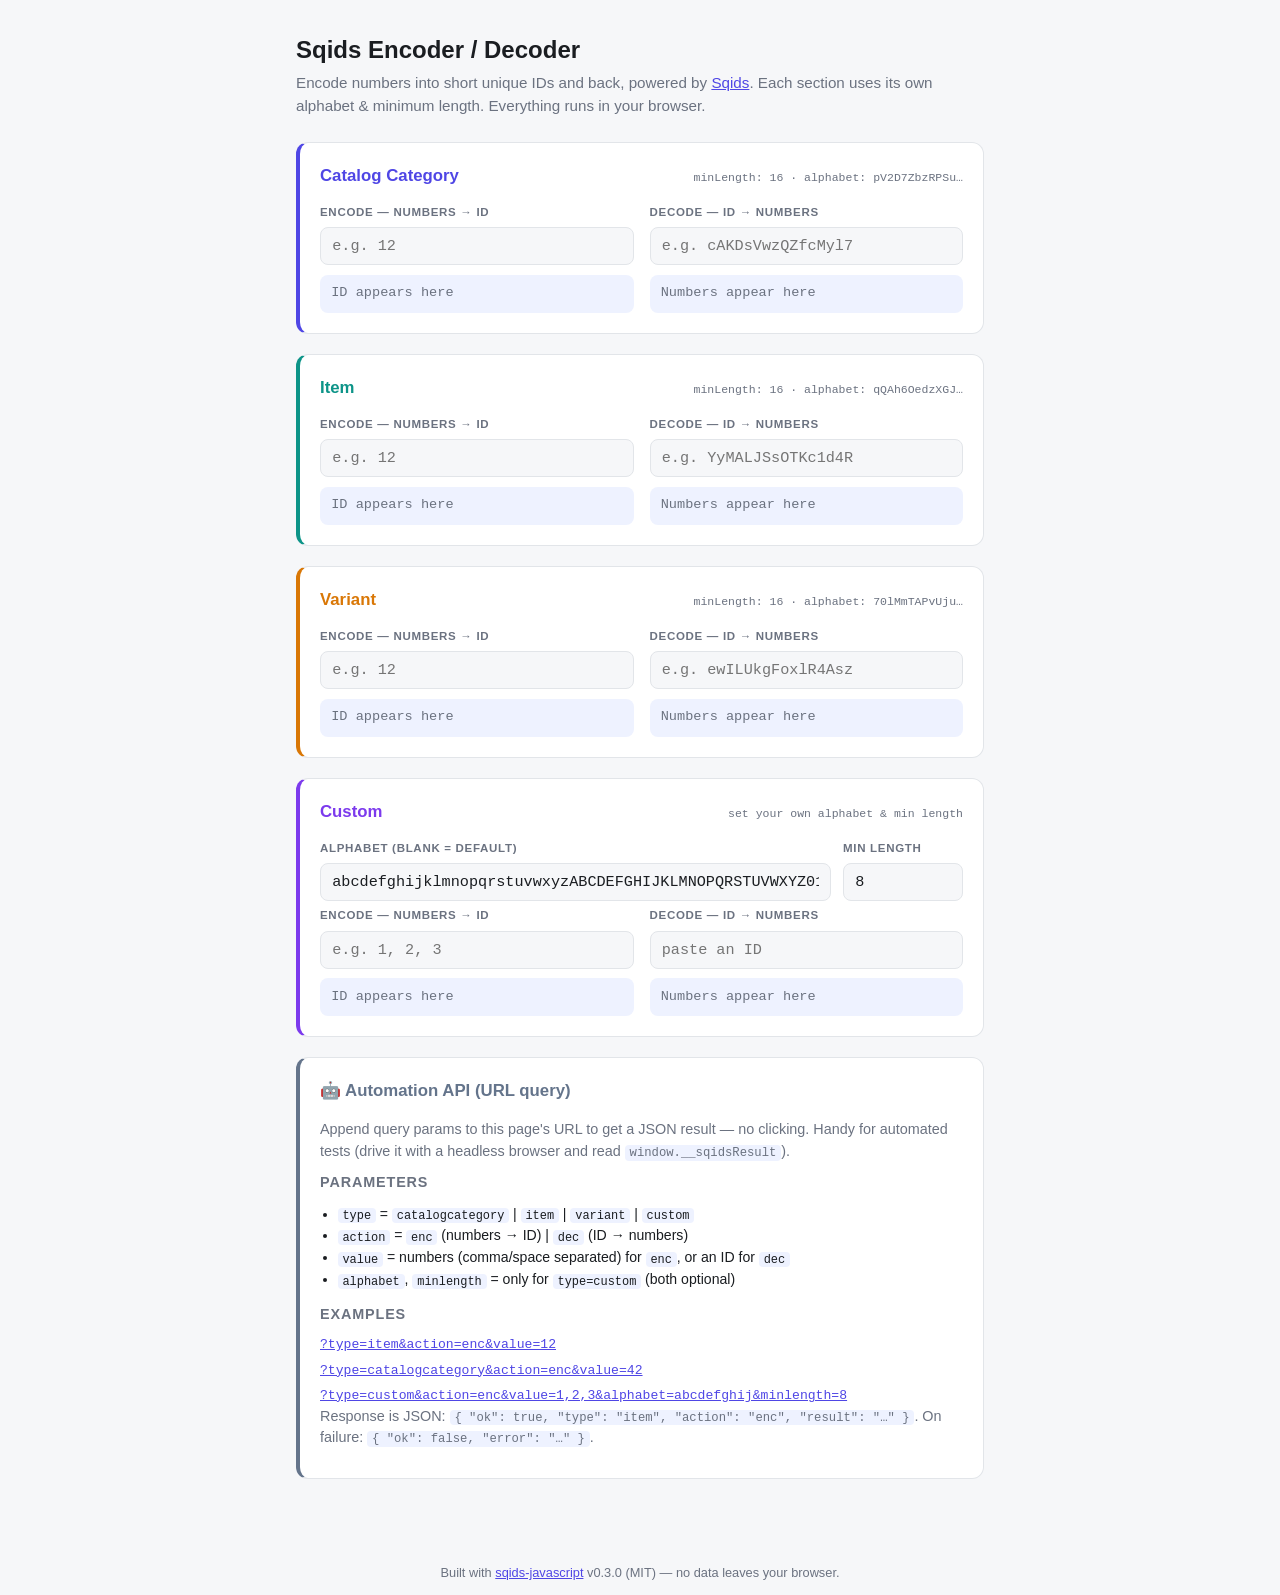
<file: index.html>
<!DOCTYPE html>
<html lang="en">
<head>
<meta charset="UTF-8">
<meta name="viewport" content="width=device-width, initial-scale=1.0">
<title>Sqids Encoder / Decoder</title>
<meta name="description" content="Encode numbers to short unique IDs and decode them back, using Sqids. Interactive UI plus a URL query API for automation.">
<link rel="stylesheet" href="css/styles.css">
</head>
<body>
<main>
  <h1>Sqids Encoder / Decoder</h1>
  <p class="subtitle">Encode numbers into short unique IDs and back, powered by <a href="https://sqids.org" target="_blank" rel="noopener">Sqids</a>. Each section uses its own alphabet &amp; minimum length. Everything runs in your browser.</p>

  <!-- Interactive cards are rendered here by js/app.js from the SECTIONS config -->
  <div id="sections"></div>

  <!-- Automation API documentation (this same page serves JSON when given query params) -->
  <div class="card automation-help" style="--section-color:#64748b">
    <div class="section-header"><h2 style="color:#64748b">🤖 Automation API (URL query)</h2></div>
    <p>Append query params to this page's URL to get a JSON result — no clicking. Handy for automated tests (drive it with a headless browser and read <code>window.__sqidsResult</code>).</p>
    <p class="pane-label">Parameters</p>
    <ul>
      <li><code>type</code> = <code>catalogcategory</code> | <code>item</code> | <code>variant</code> | <code>custom</code></li>
      <li><code>action</code> = <code>enc</code> (numbers → ID) | <code>dec</code> (ID → numbers)</li>
      <li><code>value</code> = numbers (comma/space separated) for <code>enc</code>, or an ID for <code>dec</code></li>
      <li><code>alphabet</code>, <code>minlength</code> = only for <code>type=custom</code> (both optional)</li>
    </ul>
    <p class="pane-label">Examples</p>
    <div class="example-links">
      <a href="?type=item&action=enc&value=12">?type=item&action=enc&value=12</a>
      <a href="?type=catalogcategory&action=enc&value=42">?type=catalogcategory&action=enc&value=42</a>
      <a href="?type=custom&action=enc&value=1,2,3&alphabet=abcdefghij&minlength=8">?type=custom&action=enc&value=1,2,3&alphabet=abcdefghij&minlength=8</a>
    </div>
    <p class="help-note">Response is JSON: <code>{ "ok": true, "type": "item", "action": "enc", "result": "…" }</code>. On failure: <code>{ "ok": false, "error": "…" }</code>.</p>
  </div>
</main>

<footer>
  Built with <a href="https://github.com/sqids/sqids-javascript" target="_blank" rel="noopener">sqids-javascript</a> v0.3.0 (MIT) — no data leaves your browser.
</footer>

<!-- Load order matters: library + config define the globals app.js uses -->
<script src="js/sqids.js"></script>
<script src="js/config.js"></script>
<script src="js/app.js"></script>
</body>
</html>
</file>
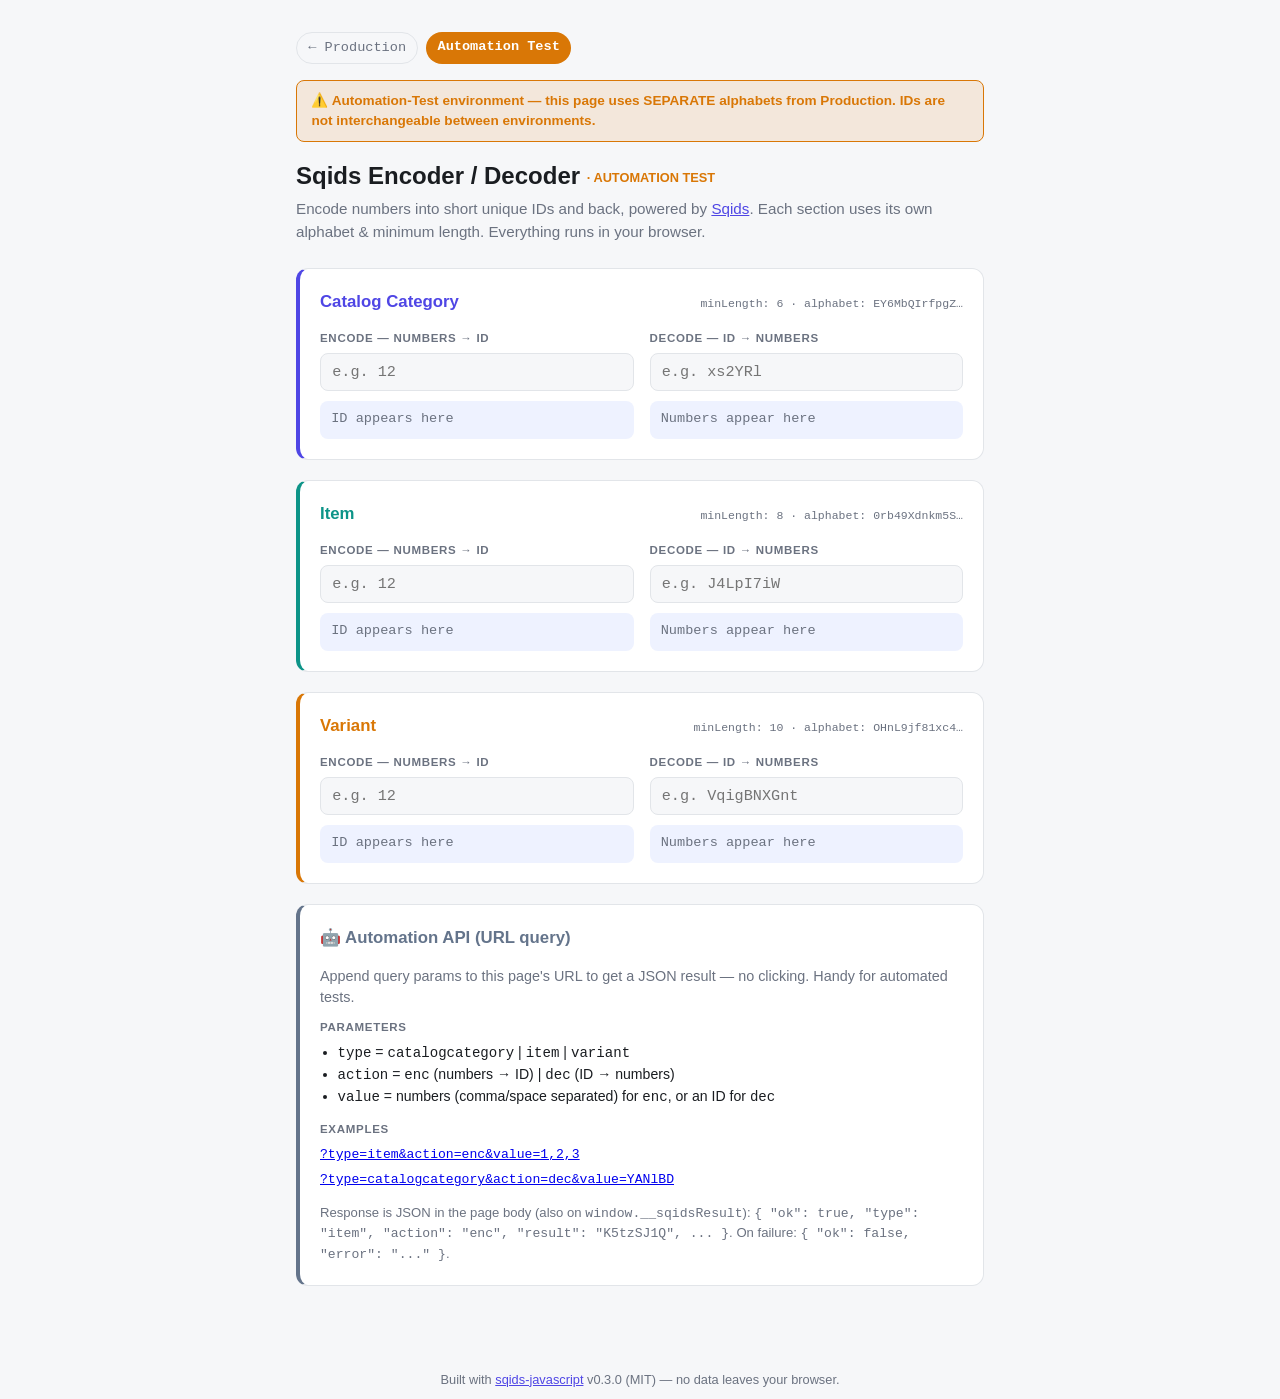
<file: automation-test.html>
<!DOCTYPE html>
<html lang="en">
<head>
<meta charset="UTF-8">
<meta name="viewport" content="width=device-width, initial-scale=1.0">
<title>Sqids Encoder / Decoder — Automation Test</title>
<meta name="description" content="Encode numbers to short unique IDs and decode them back, using Sqids.">
<style>
  :root {
    --bg: #f6f7f9;
    --card: #ffffff;
    --text: #1a1d21;
    --muted: #6b7280;
    --border: #e2e5e9;
    --accent: #4f46e5;
    --accent-soft: #eef2ff;
    --error: #dc2626;
    --ok: #16a34a;
    --mono: ui-monospace, SFMono-Regular, Menlo, Consolas, monospace;
  }
  @media (prefers-color-scheme: dark) {
    :root {
      --bg: #101318;
      --card: #1a1f27;
      --text: #e8eaed;
      --muted: #9aa2ad;
      --border: #2c333d;
      --accent: #818cf8;
      --accent-soft: #23283f;
      --error: #f87171;
      --ok: #4ade80;
    }
  }
  * { box-sizing: border-box; }
  body {
    margin: 0;
    font-family: -apple-system, BlinkMacSystemFont, "Segoe UI", Roboto, sans-serif;
    background: var(--bg);
    color: var(--text);
    line-height: 1.5;
    min-height: 100vh;
    display: flex;
    flex-direction: column;
  }
  main {
    width: 100%;
    max-width: 720px;
    margin: 0 auto;
    padding: 2rem 1rem 3rem;
    flex: 1;
  }
  h1 { font-size: 1.5rem; margin: 0 0 0.25rem; }
  .subtitle { color: var(--muted); margin: 0 0 1.5rem; font-size: 0.95rem; }
  .subtitle a { color: var(--accent); }
  .card {
    background: var(--card);
    border: 1px solid var(--border);
    border-left: 4px solid var(--section-color, var(--accent));
    border-radius: 12px;
    padding: 1.25rem;
    margin-bottom: 1.25rem;
  }
  .section-header {
    display: flex;
    align-items: baseline;
    justify-content: space-between;
    flex-wrap: wrap;
    gap: 0.25rem 0.75rem;
    margin-bottom: 1rem;
  }
  .section-header h2 {
    font-size: 1.05rem;
    margin: 0;
    color: var(--section-color, var(--text));
  }
  .section-config {
    font-family: var(--mono);
    font-size: 0.72rem;
    color: var(--muted);
    word-break: break-all;
  }
  .pane-label {
    font-size: 0.72rem;
    text-transform: uppercase;
    letter-spacing: 0.06em;
    color: var(--muted);
    margin: 0 0 0.4rem;
    font-weight: 600;
  }
  .panes { display: grid; grid-template-columns: 1fr 1fr; gap: 1rem; }
  @media (max-width: 560px) { .panes { grid-template-columns: 1fr; } }
  input[type="text"] {
    width: 100%;
    padding: 0.55rem 0.7rem;
    font-size: 0.95rem;
    font-family: var(--mono);
    border: 1px solid var(--border);
    border-radius: 8px;
    background: var(--bg);
    color: var(--text);
    outline: none;
  }
  input:focus { border-color: var(--section-color, var(--accent)); }
  .result-row {
    display: flex;
    align-items: center;
    gap: 0.5rem;
    margin-top: 0.6rem;
  }
  .result {
    flex: 1;
    font-family: var(--mono);
    font-size: 0.95rem;
    padding: 0.55rem 0.7rem;
    background: var(--accent-soft);
    border-radius: 8px;
    word-break: break-all;
    min-height: 2.35rem;
    display: flex;
    align-items: center;
  }
  .result.empty { color: var(--muted); font-size: 0.85rem; }
  .result.error { background: transparent; color: var(--error); border: 1px dashed var(--error); font-size: 0.85rem; }
  button.copy {
    flex-shrink: 0;
    padding: 0.5rem 0.8rem;
    font-size: 0.8rem;
    border: 1px solid var(--border);
    border-radius: 8px;
    background: var(--card);
    color: var(--text);
    cursor: pointer;
  }
  button.copy:hover { border-color: var(--section-color, var(--accent)); color: var(--section-color, var(--accent)); }
  button.copy.copied { border-color: var(--ok); color: var(--ok); }
  footer {
    text-align: center;
    font-size: 0.8rem;
    color: var(--muted);
    padding: 1rem;
  }
  footer a { color: var(--accent); }
</style>
</head>
<body>
<main>
  <nav style="display:flex;gap:0.5rem;margin-bottom:1rem;font-size:0.85rem;font-family:var(--mono)">
    <a href="index.html" style="padding:0.3rem 0.7rem;border-radius:999px;border:1px solid var(--border);color:var(--muted);text-decoration:none">← Production</a>
    <span style="padding:0.3rem 0.7rem;border-radius:999px;background:#d97706;color:#fff;font-weight:600">Automation Test</span>
  </nav>
  <div style="border:1px solid #d97706;background:rgba(217,119,6,0.12);color:#d97706;border-radius:8px;padding:0.6rem 0.9rem;margin-bottom:1rem;font-size:0.85rem;font-weight:600">
    ⚠️ Automation-Test environment — this page uses SEPARATE alphabets from Production. IDs are not interchangeable between environments.
  </div>
  <h1>Sqids Encoder / Decoder <span style="font-size:0.8rem;font-weight:600;color:#d97706;vertical-align:middle">· AUTOMATION TEST</span></h1>
  <p class="subtitle">Encode numbers into short unique IDs and back, powered by <a href="https://sqids.org" target="_blank" rel="noopener">Sqids</a>. Each section uses its own alphabet &amp; minimum length. Everything runs in your browser.</p>

  <div id="sections"><!-- sections are rendered here from the SECTIONS config below --></div>

  <div class="card" style="--section-color:#64748b">
    <div class="section-header"><h2 style="color:#64748b">🤖 Automation API (URL query)</h2></div>
    <p style="margin:0 0 0.6rem;font-size:0.9rem;color:var(--muted)">
      Append query params to this page's URL to get a JSON result — no clicking. Handy for automated tests.
    </p>
    <p class="pane-label">Parameters</p>
    <ul style="margin:0 0 0.8rem;padding-left:1.1rem;font-size:0.88rem;color:var(--text)">
      <li><code>type</code> = <code>catalogcategory</code> | <code>item</code> | <code>variant</code></li>
      <li><code>action</code> = <code>enc</code> (numbers → ID) | <code>dec</code> (ID → numbers)</li>
      <li><code>value</code> = numbers (comma/space separated) for <code>enc</code>, or an ID for <code>dec</code></li>
    </ul>
    <p class="pane-label">Examples</p>
    <div style="font-family:var(--mono);font-size:0.82rem;display:flex;flex-direction:column;gap:0.35rem">
      <a href="?type=item&action=enc&value=1,2,3">?type=item&action=enc&value=1,2,3</a>
      <a href="?type=catalogcategory&action=dec&value=YANlBD">?type=catalogcategory&action=dec&value=YANlBD</a>
    </div>
    <p style="margin:0.8rem 0 0;font-size:0.82rem;color:var(--muted)">
      Response is JSON in the page body (also on <code>window.__sqidsResult</code>):
      <code>{ "ok": true, "type": "item", "action": "enc", "result": "K5tzSJ1Q", ... }</code>.
      On failure: <code>{ "ok": false, "error": "..." }</code>.
    </p>
  </div>
</main>

<footer>
  Built with <a href="https://github.com/sqids/sqids-javascript" target="_blank" rel="noopener">sqids-javascript</a> v0.3.0 (MIT) — no data leaves your browser.
</footer>

<script>
/* ============================================================
 * Sqids library v0.3.0 — https://github.com/sqids/sqids-javascript
 * MIT License. Inlined below unmodified except for removal of
 * ESM export keywords so it runs as a plain script.
 * ============================================================ */
const defaultOptions = {
    alphabet: 'abcdefghijklmnopqrstuvwxyzABCDEFGHIJKLMNOPQRSTUVWXYZ0123456789',
    minLength: 0,
    blocklist: new Set([
        '0rgasm',
        '1d10t',
        '1d1ot',
        '1di0t',
        '1diot',
        '1eccacu10',
        '1eccacu1o',
        '1eccacul0',
        '1eccaculo',
        '1mbec11e',
        '1mbec1le',
        '1mbeci1e',
        '1mbecile',
        'a11upat0',
        'a11upato',
        'a1lupat0',
        'a1lupato',
        'aand',
        'ah01e',
        'ah0le',
        'aho1e',
        'ahole',
        'al1upat0',
        'al1upato',
        'allupat0',
        'allupato',
        'ana1',
        'ana1e',
        'anal',
        'anale',
        'anus',
        'arrapat0',
        'arrapato',
        'arsch',
        'arse',
        'ass',
        'b00b',
        'b00be',
        'b01ata',
        'b0ceta',
        'b0iata',
        'b0ob',
        'b0obe',
        'b0sta',
        'b1tch',
        'b1te',
        'b1tte',
        'ba1atkar',
        'balatkar',
        'bastard0',
        'bastardo',
        'batt0na',
        'battona',
        'bitch',
        'bite',
        'bitte',
        'bo0b',
        'bo0be',
        'bo1ata',
        'boceta',
        'boiata',
        'boob',
        'boobe',
        'bosta',
        'bran1age',
        'bran1er',
        'bran1ette',
        'bran1eur',
        'bran1euse',
        'branlage',
        'branler',
        'branlette',
        'branleur',
        'branleuse',
        'c0ck',
        'c0g110ne',
        'c0g11one',
        'c0g1i0ne',
        'c0g1ione',
        'c0gl10ne',
        'c0gl1one',
        'c0gli0ne',
        'c0glione',
        'c0na',
        'c0nnard',
        'c0nnasse',
        'c0nne',
        'c0u111es',
        'c0u11les',
        'c0u1l1es',
        'c0u1lles',
        'c0ui11es',
        'c0ui1les',
        'c0uil1es',
        'c0uilles',
        'c11t',
        'c11t0',
        'c11to',
        'c1it',
        'c1it0',
        'c1ito',
        'cabr0n',
        'cabra0',
        'cabrao',
        'cabron',
        'caca',
        'cacca',
        'cacete',
        'cagante',
        'cagar',
        'cagare',
        'cagna',
        'cara1h0',
        'cara1ho',
        'caracu10',
        'caracu1o',
        'caracul0',
        'caraculo',
        'caralh0',
        'caralho',
        'cazz0',
        'cazz1mma',
        'cazzata',
        'cazzimma',
        'cazzo',
        'ch00t1a',
        'ch00t1ya',
        'ch00tia',
        'ch00tiya',
        'ch0d',
        'ch0ot1a',
        'ch0ot1ya',
        'ch0otia',
        'ch0otiya',
        'ch1asse',
        'ch1avata',
        'ch1er',
        'ch1ng0',
        'ch1ngadaz0s',
        'ch1ngadazos',
        'ch1ngader1ta',
        'ch1ngaderita',
        'ch1ngar',
        'ch1ngo',
        'ch1ngues',
        'ch1nk',
        'chatte',
        'chiasse',
        'chiavata',
        'chier',
        'ching0',
        'chingadaz0s',
        'chingadazos',
        'chingader1ta',
        'chingaderita',
        'chingar',
        'chingo',
        'chingues',
        'chink',
        'cho0t1a',
        'cho0t1ya',
        'cho0tia',
        'cho0tiya',
        'chod',
        'choot1a',
        'choot1ya',
        'chootia',
        'chootiya',
        'cl1t',
        'cl1t0',
        'cl1to',
        'clit',
        'clit0',
        'clito',
        'cock',
        'cog110ne',
        'cog11one',
        'cog1i0ne',
        'cog1ione',
        'cogl10ne',
        'cogl1one',
        'cogli0ne',
        'coglione',
        'cona',
        'connard',
        'connasse',
        'conne',
        'cou111es',
        'cou11les',
        'cou1l1es',
        'cou1lles',
        'coui11es',
        'coui1les',
        'couil1es',
        'couilles',
        'cracker',
        'crap',
        'cu10',
        'cu1att0ne',
        'cu1attone',
        'cu1er0',
        'cu1ero',
        'cu1o',
        'cul0',
        'culatt0ne',
        'culattone',
        'culer0',
        'culero',
        'culo',
        'cum',
        'cunt',
        'd11d0',
        'd11do',
        'd1ck',
        'd1ld0',
        'd1ldo',
        'damn',
        'de1ch',
        'deich',
        'depp',
        'di1d0',
        'di1do',
        'dick',
        'dild0',
        'dildo',
        'dyke',
        'encu1e',
        'encule',
        'enema',
        'enf01re',
        'enf0ire',
        'enfo1re',
        'enfoire',
        'estup1d0',
        'estup1do',
        'estupid0',
        'estupido',
        'etr0n',
        'etron',
        'f0da',
        'f0der',
        'f0ttere',
        'f0tters1',
        'f0ttersi',
        'f0tze',
        'f0utre',
        'f1ca',
        'f1cker',
        'f1ga',
        'fag',
        'fica',
        'ficker',
        'figa',
        'foda',
        'foder',
        'fottere',
        'fotters1',
        'fottersi',
        'fotze',
        'foutre',
        'fr0c10',
        'fr0c1o',
        'fr0ci0',
        'fr0cio',
        'fr0sc10',
        'fr0sc1o',
        'fr0sci0',
        'fr0scio',
        'froc10',
        'froc1o',
        'froci0',
        'frocio',
        'frosc10',
        'frosc1o',
        'frosci0',
        'froscio',
        'fuck',
        'g00',
        'g0o',
        'g0u1ne',
        'g0uine',
        'gandu',
        'go0',
        'goo',
        'gou1ne',
        'gouine',
        'gr0gnasse',
        'grognasse',
        'haram1',
        'harami',
        'haramzade',
        'hund1n',
        'hundin',
        'id10t',
        'id1ot',
        'idi0t',
        'idiot',
        'imbec11e',
        'imbec1le',
        'imbeci1e',
        'imbecile',
        'j1zz',
        'jerk',
        'jizz',
        'k1ke',
        'kam1ne',
        'kamine',
        'kike',
        'leccacu10',
        'leccacu1o',
        'leccacul0',
        'leccaculo',
        'm1erda',
        'm1gn0tta',
        'm1gnotta',
        'm1nch1a',
        'm1nchia',
        'm1st',
        'mam0n',
        'mamahuev0',
        'mamahuevo',
        'mamon',
        'masturbat10n',
        'masturbat1on',
        'masturbate',
        'masturbati0n',
        'masturbation',
        'merd0s0',
        'merd0so',
        'merda',
        'merde',
        'merdos0',
        'merdoso',
        'mierda',
        'mign0tta',
        'mignotta',
        'minch1a',
        'minchia',
        'mist',
        'musch1',
        'muschi',
        'n1gger',
        'neger',
        'negr0',
        'negre',
        'negro',
        'nerch1a',
        'nerchia',
        'nigger',
        'orgasm',
        'p00p',
        'p011a',
        'p01la',
        'p0l1a',
        'p0lla',
        'p0mp1n0',
        'p0mp1no',
        'p0mpin0',
        'p0mpino',
        'p0op',
        'p0rca',
        'p0rn',
        'p0rra',
        'p0uff1asse',
        'p0uffiasse',
        'p1p1',
        'p1pi',
        'p1r1a',
        'p1rla',
        'p1sc10',
        'p1sc1o',
        'p1sci0',
        'p1scio',
        'p1sser',
        'pa11e',
        'pa1le',
        'pal1e',
        'palle',
        'pane1e1r0',
        'pane1e1ro',
        'pane1eir0',
        'pane1eiro',
        'panele1r0',
        'panele1ro',
        'paneleir0',
        'paneleiro',
        'patakha',
        'pec0r1na',
        'pec0rina',
        'pecor1na',
        'pecorina',
        'pen1s',
        'pendej0',
        'pendejo',
        'penis',
        'pip1',
        'pipi',
        'pir1a',
        'pirla',
        'pisc10',
        'pisc1o',
        'pisci0',
        'piscio',
        'pisser',
        'po0p',
        'po11a',
        'po1la',
        'pol1a',
        'polla',
        'pomp1n0',
        'pomp1no',
        'pompin0',
        'pompino',
        'poop',
        'porca',
        'porn',
        'porra',
        'pouff1asse',
        'pouffiasse',
        'pr1ck',
        'prick',
        'pussy',
        'put1za',
        'puta',
        'puta1n',
        'putain',
        'pute',
        'putiza',
        'puttana',
        'queca',
        'r0mp1ba11e',
        'r0mp1ba1le',
        'r0mp1bal1e',
        'r0mp1balle',
        'r0mpiba11e',
        'r0mpiba1le',
        'r0mpibal1e',
        'r0mpiballe',
        'rand1',
        'randi',
        'rape',
        'recch10ne',
        'recch1one',
        'recchi0ne',
        'recchione',
        'retard',
        'romp1ba11e',
        'romp1ba1le',
        'romp1bal1e',
        'romp1balle',
        'rompiba11e',
        'rompiba1le',
        'rompibal1e',
        'rompiballe',
        'ruff1an0',
        'ruff1ano',
        'ruffian0',
        'ruffiano',
        's1ut',
        'sa10pe',
        'sa1aud',
        'sa1ope',
        'sacanagem',
        'sal0pe',
        'salaud',
        'salope',
        'saugnapf',
        'sb0rr0ne',
        'sb0rra',
        'sb0rrone',
        'sbattere',
        'sbatters1',
        'sbattersi',
        'sborr0ne',
        'sborra',
        'sborrone',
        'sc0pare',
        'sc0pata',
        'sch1ampe',
        'sche1se',
        'sche1sse',
        'scheise',
        'scheisse',
        'schlampe',
        'schwachs1nn1g',
        'schwachs1nnig',
        'schwachsinn1g',
        'schwachsinnig',
        'schwanz',
        'scopare',
        'scopata',
        'sexy',
        'sh1t',
        'shit',
        'slut',
        'sp0mp1nare',
        'sp0mpinare',
        'spomp1nare',
        'spompinare',
        'str0nz0',
        'str0nza',
        'str0nzo',
        'stronz0',
        'stronza',
        'stronzo',
        'stup1d',
        'stupid',
        'succh1am1',
        'succh1ami',
        'succhiam1',
        'succhiami',
        'sucker',
        't0pa',
        'tapette',
        'test1c1e',
        'test1cle',
        'testic1e',
        'testicle',
        'tette',
        'topa',
        'tr01a',
        'tr0ia',
        'tr0mbare',
        'tr1ng1er',
        'tr1ngler',
        'tring1er',
        'tringler',
        'tro1a',
        'troia',
        'trombare',
        'turd',
        'twat',
        'vaffancu10',
        'vaffancu1o',
        'vaffancul0',
        'vaffanculo',
        'vag1na',
        'vagina',
        'verdammt',
        'verga',
        'w1chsen',
        'wank',
        'wichsen',
        'x0ch0ta',
        'x0chota',
        'xana',
        'xoch0ta',
        'xochota',
        'z0cc01a',
        'z0cc0la',
        'z0cco1a',
        'z0ccola',
        'z1z1',
        'z1zi',
        'ziz1',
        'zizi',
        'zocc01a',
        'zocc0la',
        'zocco1a',
        'zoccola',
    ]),
};
class Sqids {
    constructor(options) {
        var _a, _b, _c;
        const alphabet = (_a = options === null || options === void 0 ? void 0 : options.alphabet) !== null && _a !== void 0 ? _a : defaultOptions.alphabet;
        const minLength = (_b = options === null || options === void 0 ? void 0 : options.minLength) !== null && _b !== void 0 ? _b : defaultOptions.minLength;
        const blocklist = (_c = options === null || options === void 0 ? void 0 : options.blocklist) !== null && _c !== void 0 ? _c : defaultOptions.blocklist;
        if (new Blob([alphabet]).size !== alphabet.length) {
            throw new Error('Alphabet cannot contain multibyte characters');
        }
        const minAlphabetLength = 3;
        if (alphabet.length < minAlphabetLength) {
            throw new Error(`Alphabet length must be at least ${minAlphabetLength}`);
        }
        if (new Set(alphabet).size !== alphabet.length) {
            throw new Error('Alphabet must contain unique characters');
        }
        const minLengthLimit = 255;
        if (typeof minLength !== 'number' ||
            minLength < 0 ||
            minLength > minLengthLimit) {
            throw new Error(`Minimum length has to be between 0 and ${minLengthLimit}`);
        }
        const filteredBlocklist = new Set();
        const alphabetChars = alphabet.toLowerCase().split('');
        for (const word of blocklist) {
            if (word.length >= 3) {
                const wordLowercased = word.toLowerCase();
                const wordChars = wordLowercased.split('');
                const intersection = wordChars.filter((c) => alphabetChars.includes(c));
                if (intersection.length === wordChars.length) {
                    filteredBlocklist.add(wordLowercased);
                }
            }
        }
        this.alphabet = this.shuffle(alphabet);
        this.minLength = minLength;
        this.blocklist = filteredBlocklist;
    }
    encode(numbers) {
        if (numbers.length === 0) {
            return '';
        }
        const inRangeNumbers = numbers.filter((n) => n >= 0 && n <= this.maxValue());
        if (inRangeNumbers.length !== numbers.length) {
            throw new Error(`Encoding supports numbers between 0 and ${this.maxValue()}`);
        }
        return this.encodeNumbers(numbers);
    }
    decode(id) {
        const ret = [];
        if (id === '') {
            return ret;
        }
        const alphabetChars = this.alphabet.split('');
        for (const c of id.split('')) {
            if (!alphabetChars.includes(c)) {
                return ret;
            }
        }
        const prefix = id.charAt(0);
        const offset = this.alphabet.indexOf(prefix);
        let alphabet = this.alphabet.slice(offset) + this.alphabet.slice(0, offset);
        alphabet = alphabet.split('').reverse().join('');
        let slicedId = id.slice(1);
        while (slicedId.length > 0) {
            const separator = alphabet.slice(0, 1);
            const chunks = slicedId.split(separator);
            if (chunks.length > 0) {
                if (chunks[0] === '') {
                    return ret;
                }
                ret.push(this.toNumber(chunks[0], alphabet.slice(1)));
                if (chunks.length > 1) {
                    alphabet = this.shuffle(alphabet);
                }
            }
            slicedId = chunks.slice(1).join(separator);
        }
        return ret;
    }
    encodeNumbers(numbers, increment = 0) {
        if (increment > this.alphabet.length) {
            throw new Error('Reached max attempts to re-generate the ID');
        }
        let offset = numbers.reduce((a, v, i) => this.alphabet[v % this.alphabet.length].codePointAt(0) + i + a, numbers.length) % this.alphabet.length;
        offset = (offset + increment) % this.alphabet.length;
        let alphabet = this.alphabet.slice(offset) + this.alphabet.slice(0, offset);
        const prefix = alphabet.charAt(0);
        alphabet = alphabet.split('').reverse().join('');
        const ret = [prefix];
        for (let i = 0; i !== numbers.length; i++) {
            const num = numbers[i];
            ret.push(this.toId(num, alphabet.slice(1)));
            if (i < numbers.length - 1) {
                ret.push(alphabet.slice(0, 1));
                alphabet = this.shuffle(alphabet);
            }
        }
        let id = ret.join('');
        if (this.minLength > id.length) {
            id += alphabet.slice(0, 1);
            while (this.minLength - id.length > 0) {
                alphabet = this.shuffle(alphabet);
                id += alphabet.slice(0, Math.min(this.minLength - id.length, alphabet.length));
            }
        }
        if (this.isBlockedId(id)) {
            id = this.encodeNumbers(numbers, increment + 1);
        }
        return id;
    }
    shuffle(alphabet) {
        const chars = alphabet.split('');
        for (let i = 0, j = chars.length - 1; j > 0; i++, j--) {
            const r = (i * j + chars[i].codePointAt(0) + chars[j].codePointAt(0)) %
                chars.length;
            [chars[i], chars[r]] = [chars[r], chars[i]];
        }
        return chars.join('');
    }
    toId(num, alphabet) {
        const id = [];
        const chars = alphabet.split('');
        let result = num;
        do {
            id.unshift(chars[result % chars.length]);
            result = Math.floor(result / chars.length);
        } while (result > 0);
        return id.join('');
    }
    toNumber(id, alphabet) {
        const chars = alphabet.split('');
        return id.split('').reduce((a, v) => a * chars.length + chars.indexOf(v), 0);
    }
    isBlockedId(id) {
        const lowercaseId = id.toLowerCase();
        for (const word of this.blocklist) {
            if (word.length <= lowercaseId.length) {
                if (lowercaseId.length <= 3 || word.length <= 3) {
                    if (lowercaseId === word) {
                        return true;
                    }
                }
                else if (/\d/.test(word)) {
                    if (lowercaseId.startsWith(word) || lowercaseId.endsWith(word)) {
                        return true;
                    }
                }
                else if (lowercaseId.includes(word)) {
                    return true;
                }
            }
        }
        return false;
    }
    maxValue() {
        return Number.MAX_SAFE_INTEGER;
    }
}

/* ============================================================
 * ✏️  EDIT ME — section configuration
 *
 * Each section gets its own Sqids alphabet and minimum ID
 * length. The alphabets below are DUMMY placeholders — replace
 * them with your real ones. Rules:
 *   - at least 3 characters, all unique
 *   - encode & decode only match when the alphabet is the same
 * ============================================================ */
var SECTIONS = [
  {
    name: 'Catalog Category',
    color: '#4f46e5', // indigo
    alphabet: 'EY6MbQIrfpgZ5vzR9NDJHoAiL2BG8u3KFmne7ThSlckyX1UaVqx4jwPOCsdWt0',
    minLength: 6,
  },
  {
    name: 'Item',
    color: '#0d9488', // teal
    alphabet: '0rb49Xdnkm5SQpjyZOvx2oTNtJ18UIEaPReVzsM7Lu6CDci3BwKWfAhGYglqFH',
    minLength: 8,
  },
  {
    name: 'Variant',
    color: '#d97706', // amber
    alphabet: 'OHnL9jf81xc4A6zt2PDFTkXVGBUusghaCN0KREpiWYZ7lSb3JQwedIvqrMym5o',
    minLength: 10,
  },
];

/* ============================================================
 * App logic — renders one encode/decode card per section
 * ============================================================ */
(function () {
  var container = document.getElementById('sections');

  function setResult(el, copyBtn, text, state) {
    el.textContent = text;
    el.classList.toggle('empty', state === 'empty');
    el.classList.toggle('error', state === 'error');
    copyBtn.hidden = state !== 'ok';
  }

  function parseNumbers(raw) {
    var parts = raw.split(/[\s,;]+/).filter(Boolean);
    var numbers = [];
    for (var i = 0; i < parts.length; i++) {
      if (!/^\d+$/.test(parts[i])) {
        throw new Error('"' + parts[i] + '" is not a non-negative integer');
      }
      var n = Number(parts[i]);
      if (!Number.isSafeInteger(n)) {
        throw new Error('"' + parts[i] + '" exceeds the maximum safe integer (' + Number.MAX_SAFE_INTEGER + ')');
      }
      numbers.push(n);
    }
    return numbers;
  }

  function sectionKey(name) {
    return name.toLowerCase().replace(/[\s_-]/g, '');
  }

  /* ----------------------------------------------------------
   * Headless / automation mode
   * URL: automation-test.html?type=<item|catalogcategory|variant>
   *                          &action=<enc|dec>
   *                          &value=<numbers or id>
   * Renders a JSON result and exposes it as window.__sqidsResult
   * for automated tests to read. Falls through to the UI when no
   * type/action/value params are present.
   * ---------------------------------------------------------- */
  function runHeadless(params) {
    var typeRaw = params.get('type');
    var actionRaw = params.get('action');
    var value = params.get('value');

    var out = { type: typeRaw, action: actionRaw, value: value, ok: false };
    try {
      var key = sectionKey(typeRaw || '');
      var section = SECTIONS.filter(function (s) { return sectionKey(s.name) === key; })[0];
      if (!section) {
        throw new Error('Unknown type "' + typeRaw + '". Expected one of: ' +
          SECTIONS.map(function (s) { return sectionKey(s.name); }).join(', '));
      }
      var sqids = new Sqids({ alphabet: section.alphabet, minLength: section.minLength });

      if (value === null || value === '') throw new Error('Missing "value" parameter');

      var act = (actionRaw || '').toLowerCase();
      if (act === 'enc' || act === 'encode') {
        var numbers = parseNumbers(value);
        if (numbers.length === 0) throw new Error('No numbers provided to encode');
        out.action = 'enc';
        out.numbers = numbers;
        out.result = sqids.encode(numbers);
        out.ok = true;
      } else if (act === 'dec' || act === 'decode') {
        var decoded = sqids.decode(value);
        if (decoded.length === 0) {
          throw new Error('"' + value + '" is not a valid ID for type ' + section.name);
        }
        out.action = 'dec';
        out.result = decoded;
        out.canonical = sqids.encode(decoded) === value;
        out.ok = true;
      } else {
        throw new Error('Unknown action "' + actionRaw + '". Expected enc or dec.');
      }
    } catch (e) {
      out.ok = false;
      out.error = e.message;
    }

    window.__sqidsResult = out;
    var json = JSON.stringify(out, null, 2);
    document.title = (out.ok ? 'OK' : 'ERROR') + ' — Sqids Automation';
    document.body.innerHTML =
      '<pre id="output" style="margin:0;padding:1.25rem;font-family:var(--mono);' +
      'font-size:0.95rem;white-space:pre-wrap;word-break:break-word;' +
      'color:var(--text);background:var(--bg);min-height:100vh">' +
      json.replace(/&/g, '&amp;').replace(/</g, '&lt;') + '</pre>';
    return out;
  }

  var params = new URLSearchParams(window.location.search);
  if (params.has('type') || params.has('action') || params.has('value')) {
    runHeadless(params);
    return;
  }

  function bindCopy(button, resultEl) {
    button.addEventListener('click', function () {
      var text = resultEl.textContent.split('  (non-canonical')[0];
      navigator.clipboard.writeText(text).then(function () {
        button.textContent = 'Copied!';
        button.classList.add('copied');
        setTimeout(function () {
          button.textContent = 'Copy';
          button.classList.remove('copied');
        }, 1500);
      });
    });
  }

  function el(tag, className, text) {
    var node = document.createElement(tag);
    if (className) node.className = className;
    if (text) node.textContent = text;
    return node;
  }

  function buildPane(labelText, placeholder, resultPlaceholder) {
    var pane = el('div');
    pane.appendChild(el('p', 'pane-label', labelText));
    var input = document.createElement('input');
    input.type = 'text';
    input.spellcheck = false;
    input.autocomplete = 'off';
    input.placeholder = placeholder;
    pane.appendChild(input);
    var row = el('div', 'result-row');
    var result = el('div', 'result empty', resultPlaceholder);
    var copy = el('button', 'copy', 'Copy');
    copy.hidden = true;
    row.appendChild(result);
    row.appendChild(copy);
    pane.appendChild(row);
    bindCopy(copy, result);
    return { pane: pane, input: input, result: result, copy: copy };
  }

  SECTIONS.forEach(function (section) {
    var sqids;
    var configError = null;
    try {
      sqids = new Sqids({ alphabet: section.alphabet, minLength: section.minLength });
    } catch (e) {
      configError = e.message;
    }

    var card = el('div', 'card');
    card.style.setProperty('--section-color', section.color);

    var header = el('div', 'section-header');
    header.appendChild(el('h2', null, section.name));
    header.appendChild(el('span', 'section-config',
      'minLength: ' + section.minLength + ' · alphabet: ' + section.alphabet.slice(0, 12) + '…'));
    card.appendChild(header);

    if (configError) {
      var err = el('div', 'result error', 'Invalid config for this section: ' + configError);
      card.appendChild(err);
      container.appendChild(card);
      return;
    }

    var panes = el('div', 'panes');
    var enc = buildPane('Encode — numbers → ID', 'e.g. 12', 'ID appears here');
    var dec = buildPane('Decode — ID → numbers', 'e.g. ' + sqids.encode([12]), 'Numbers appear here');
    panes.appendChild(enc.pane);
    panes.appendChild(dec.pane);
    card.appendChild(panes);
    container.appendChild(card);

    enc.input.addEventListener('input', function () {
      var raw = enc.input.value.trim();
      if (!raw) {
        setResult(enc.result, enc.copy, 'ID appears here', 'empty');
        return;
      }
      try {
        var id = sqids.encode(parseNumbers(raw));
        setResult(enc.result, enc.copy, id, 'ok');
      } catch (e) {
        setResult(enc.result, enc.copy, e.message, 'error');
      }
    });

    dec.input.addEventListener('input', function () {
      var raw = dec.input.value.trim();
      if (!raw) {
        setResult(dec.result, dec.copy, 'Numbers appear here', 'empty');
        return;
      }
      try {
        var numbers = sqids.decode(raw);
        if (numbers.length === 0) {
          setResult(dec.result, dec.copy, 'Not a valid ID for this section’s alphabet', 'error');
          return;
        }
        // Round-trip check: a canonical ID re-encodes to itself
        var canonical = sqids.encode(numbers);
        var text = numbers.join(', ');
        if (canonical !== raw) {
          text += '  (non-canonical: re-encodes to "' + canonical + '")';
        }
        setResult(dec.result, dec.copy, text, 'ok');
      } catch (e) {
        setResult(dec.result, dec.copy, e.message, 'error');
      }
    });
  });
})();
</script>
</body>
</html>
</file>
<file: css/styles.css>
/* ============================================================
 * Sqids Encoder / Decoder — styling
 * ============================================================ */
:root {
  --bg: #f6f7f9;
  --card: #ffffff;
  --text: #1a1d21;
  --muted: #6b7280;
  --border: #e2e5e9;
  --accent: #4f46e5;
  --accent-soft: #eef2ff;
  --error: #dc2626;
  --ok: #16a34a;
  --mono: ui-monospace, SFMono-Regular, Menlo, Consolas, monospace;
}
@media (prefers-color-scheme: dark) {
  :root {
    --bg: #101318;
    --card: #1a1f27;
    --text: #e8eaed;
    --muted: #9aa2ad;
    --border: #2c333d;
    --accent: #818cf8;
    --accent-soft: #23283f;
    --error: #f87171;
    --ok: #4ade80;
  }
}
* { box-sizing: border-box; }
body {
  margin: 0;
  font-family: -apple-system, BlinkMacSystemFont, "Segoe UI", Roboto, sans-serif;
  background: var(--bg);
  color: var(--text);
  line-height: 1.5;
  min-height: 100vh;
  display: flex;
  flex-direction: column;
}
main {
  width: 100%;
  max-width: 720px;
  margin: 0 auto;
  padding: 2rem 1rem 3rem;
  flex: 1;
}
h1 { font-size: 1.5rem; margin: 0 0 0.25rem; }
.subtitle { color: var(--muted); margin: 0 0 1.5rem; font-size: 0.95rem; }
.subtitle a { color: var(--accent); }
.card {
  background: var(--card);
  border: 1px solid var(--border);
  border-left: 4px solid var(--section-color, var(--accent));
  border-radius: 12px;
  padding: 1.25rem;
  margin-bottom: 1.25rem;
}
.section-header {
  display: flex;
  align-items: baseline;
  justify-content: space-between;
  flex-wrap: wrap;
  gap: 0.25rem 0.75rem;
  margin-bottom: 1rem;
}
.section-header h2 {
  font-size: 1.05rem;
  margin: 0;
  color: var(--section-color, var(--text));
}
.section-config {
  font-family: var(--mono);
  font-size: 0.72rem;
  color: var(--muted);
  word-break: break-all;
}
.pane-label {
  font-size: 0.72rem;
  text-transform: uppercase;
  letter-spacing: 0.06em;
  color: var(--muted);
  margin: 0 0 0.4rem;
  font-weight: 600;
}
.panes { display: grid; grid-template-columns: 1fr 1fr; gap: 1rem; }
@media (max-width: 560px) { .panes { grid-template-columns: 1fr; } }
input[type="text"] {
  width: 100%;
  padding: 0.55rem 0.7rem;
  font-size: 0.95rem;
  font-family: var(--mono);
  border: 1px solid var(--border);
  border-radius: 8px;
  background: var(--bg);
  color: var(--text);
  outline: none;
}
input:focus { border-color: var(--section-color, var(--accent)); }
.result-row {
  display: flex;
  align-items: center;
  gap: 0.5rem;
  margin-top: 0.6rem;
}
.result {
  flex: 1;
  font-family: var(--mono);
  font-size: 0.95rem;
  padding: 0.55rem 0.7rem;
  background: var(--accent-soft);
  border-radius: 8px;
  word-break: break-all;
  min-height: 2.35rem;
  display: flex;
  align-items: center;
}
.result.empty { color: var(--muted); font-size: 0.85rem; }
.result.error { background: transparent; color: var(--error); border: 1px dashed var(--error); font-size: 0.85rem; }
button.copy {
  flex-shrink: 0;
  padding: 0.5rem 0.8rem;
  font-size: 0.8rem;
  border: 1px solid var(--border);
  border-radius: 8px;
  background: var(--card);
  color: var(--text);
  cursor: pointer;
}
button.copy:hover { border-color: var(--section-color, var(--accent)); color: var(--section-color, var(--accent)); }
button.copy.copied { border-color: var(--ok); color: var(--ok); }
footer {
  text-align: center;
  font-size: 0.8rem;
  color: var(--muted);
  padding: 1rem;
}
footer a { color: var(--accent); }

/* ---- Custom section config inputs ---- */
.custom-config {
  display: grid;
  grid-template-columns: 1fr 120px;
  gap: 0.75rem;
  margin-bottom: 0.4rem;
}
@media (max-width: 560px) { .custom-config { grid-template-columns: 1fr; } }

/* ---- Automation API help card ---- */
.automation-help p { margin: 0 0 0.6rem; font-size: 0.9rem; color: var(--muted); }
.automation-help ul { margin: 0 0 0.8rem; padding-left: 1.1rem; font-size: 0.88rem; color: var(--text); }
.automation-help code {
  font-family: var(--mono);
  font-size: 0.85em;
  background: var(--accent-soft);
  padding: 0.05rem 0.3rem;
  border-radius: 4px;
}
.example-links {
  font-family: var(--mono);
  font-size: 0.82rem;
  display: flex;
  flex-direction: column;
  gap: 0.35rem;
  word-break: break-all;
}
.example-links a { color: var(--accent); }
.help-note { font-size: 0.82rem; }

/* ---- Headless JSON output (query mode) ---- */
.json-output {
  margin: 0;
  padding: 1.25rem;
  font-family: var(--mono);
  font-size: 0.95rem;
  white-space: pre-wrap;
  word-break: break-word;
  color: var(--text);
  background: var(--bg);
  min-height: 100vh;
}
</file>
